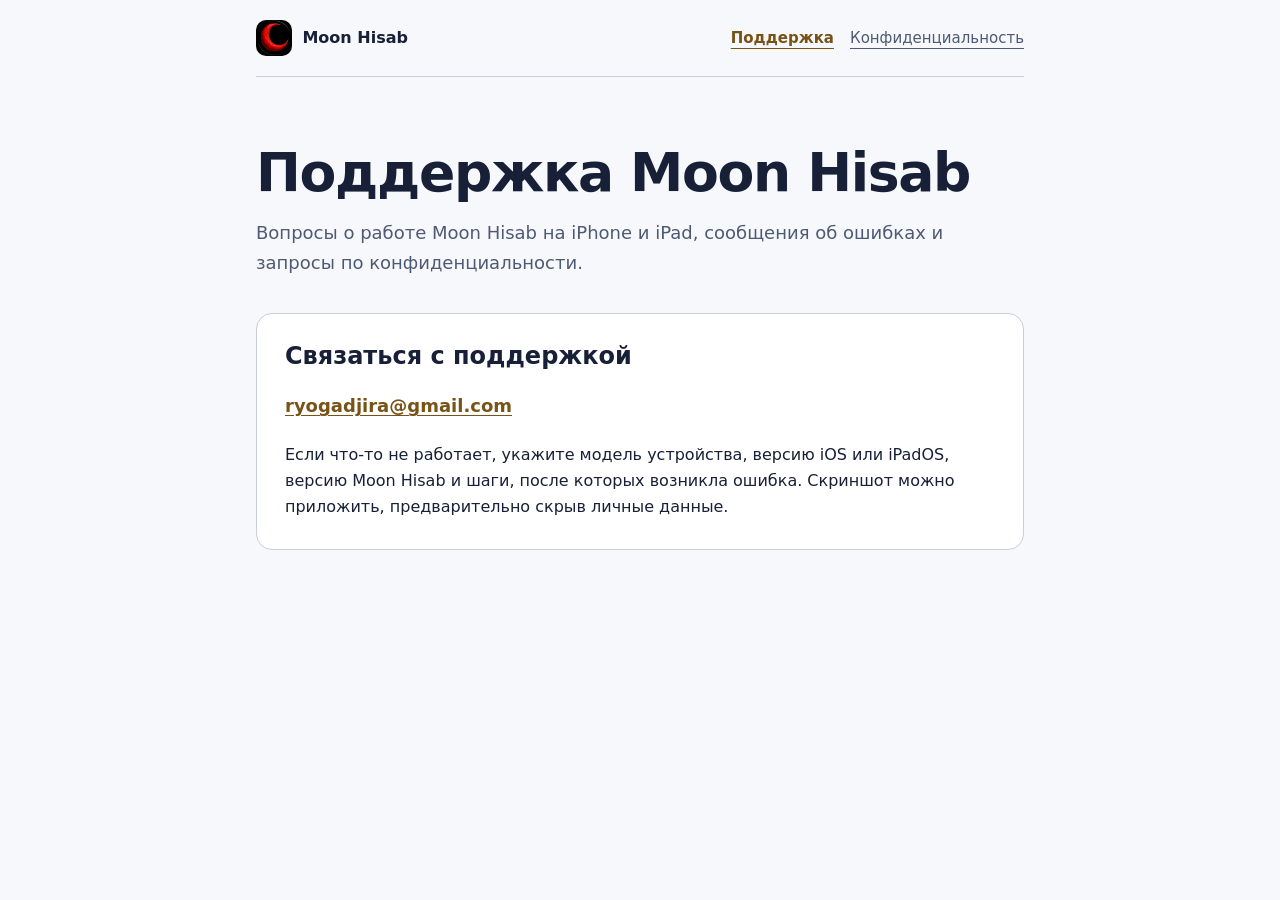
<file: index.html>
<!doctype html>
<html lang="ru">
<head>
  <meta charset="utf-8">
  <meta name="viewport" content="width=device-width, initial-scale=1">
  <meta name="description" content="Почта поддержки приложения Moon Hisab для iPhone и iPad.">
  <meta name="color-scheme" content="dark light">
  <title>Поддержка Moon Hisab</title>
  <link rel="icon" href="./icon.png" type="image/png">
  <link rel="stylesheet" href="./styles.css">
</head>
<body>
  <header class="masthead wrap">
    <a class="brand" href="./"><img src="./icon.png" alt="" width="36" height="36"><span>Moon Hisab</span></a>
    <nav aria-label="Информация о приложении"><a href="./" aria-current="page">Поддержка</a> <a href="./privacy.html">Конфиденциальность</a></nav>
  </header>
  <main class="wrap">
    <header class="intro">
      <h1>Поддержка Moon Hisab</h1>
      <p class="lead">Вопросы о работе Moon Hisab на iPhone и iPad, сообщения об ошибках и запросы по конфиденциальности.</p>
    </header>
    <section class="contact" aria-labelledby="contact">
      <h2 id="contact">Связаться с поддержкой</h2>
      <p><a class="email" href="mailto:ryogadjira@gmail.com">ryogadjira@gmail.com</a></p>
      <p>Если что-то не работает, укажите модель устройства, версию iOS или iPadOS, версию Moon Hisab и шаги, после которых возникла ошибка. Скриншот можно приложить, предварительно скрыв личные данные.</p>
    </section>
  </main>
</body>
</html>
</file>
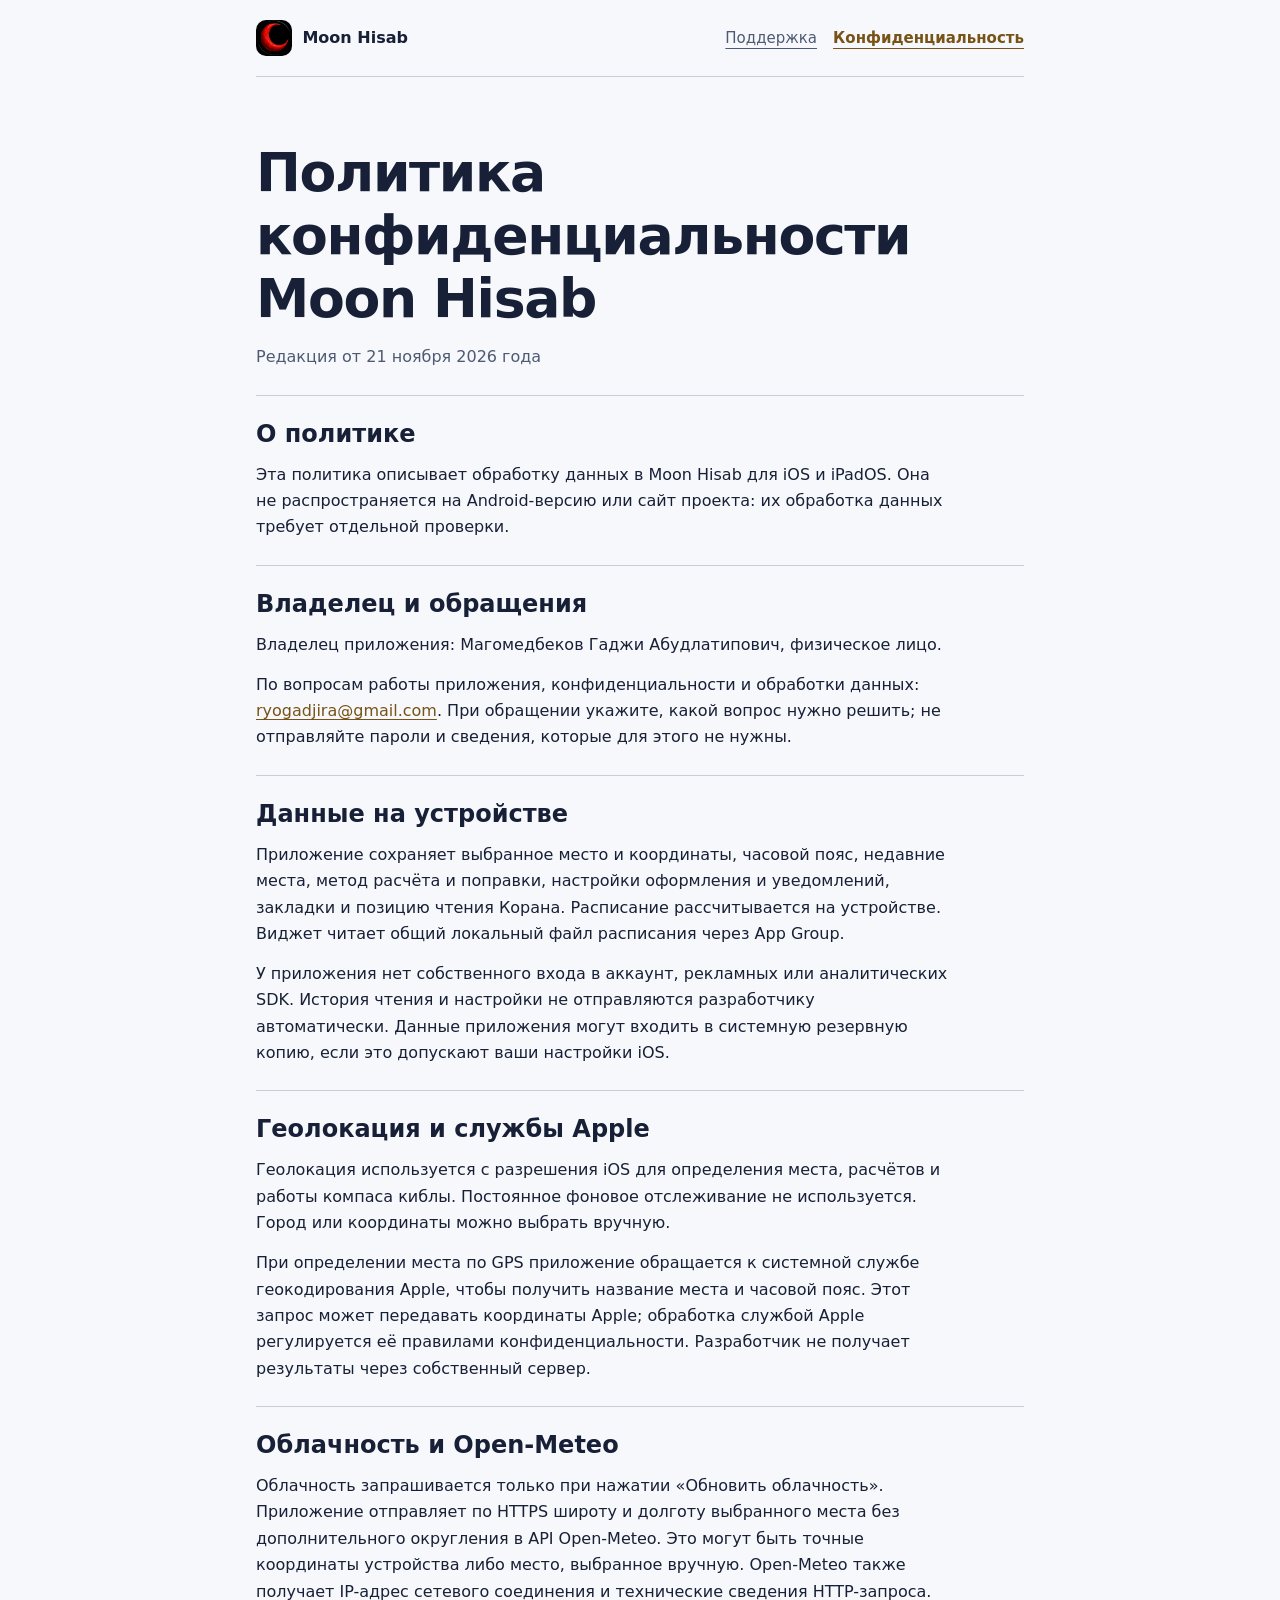
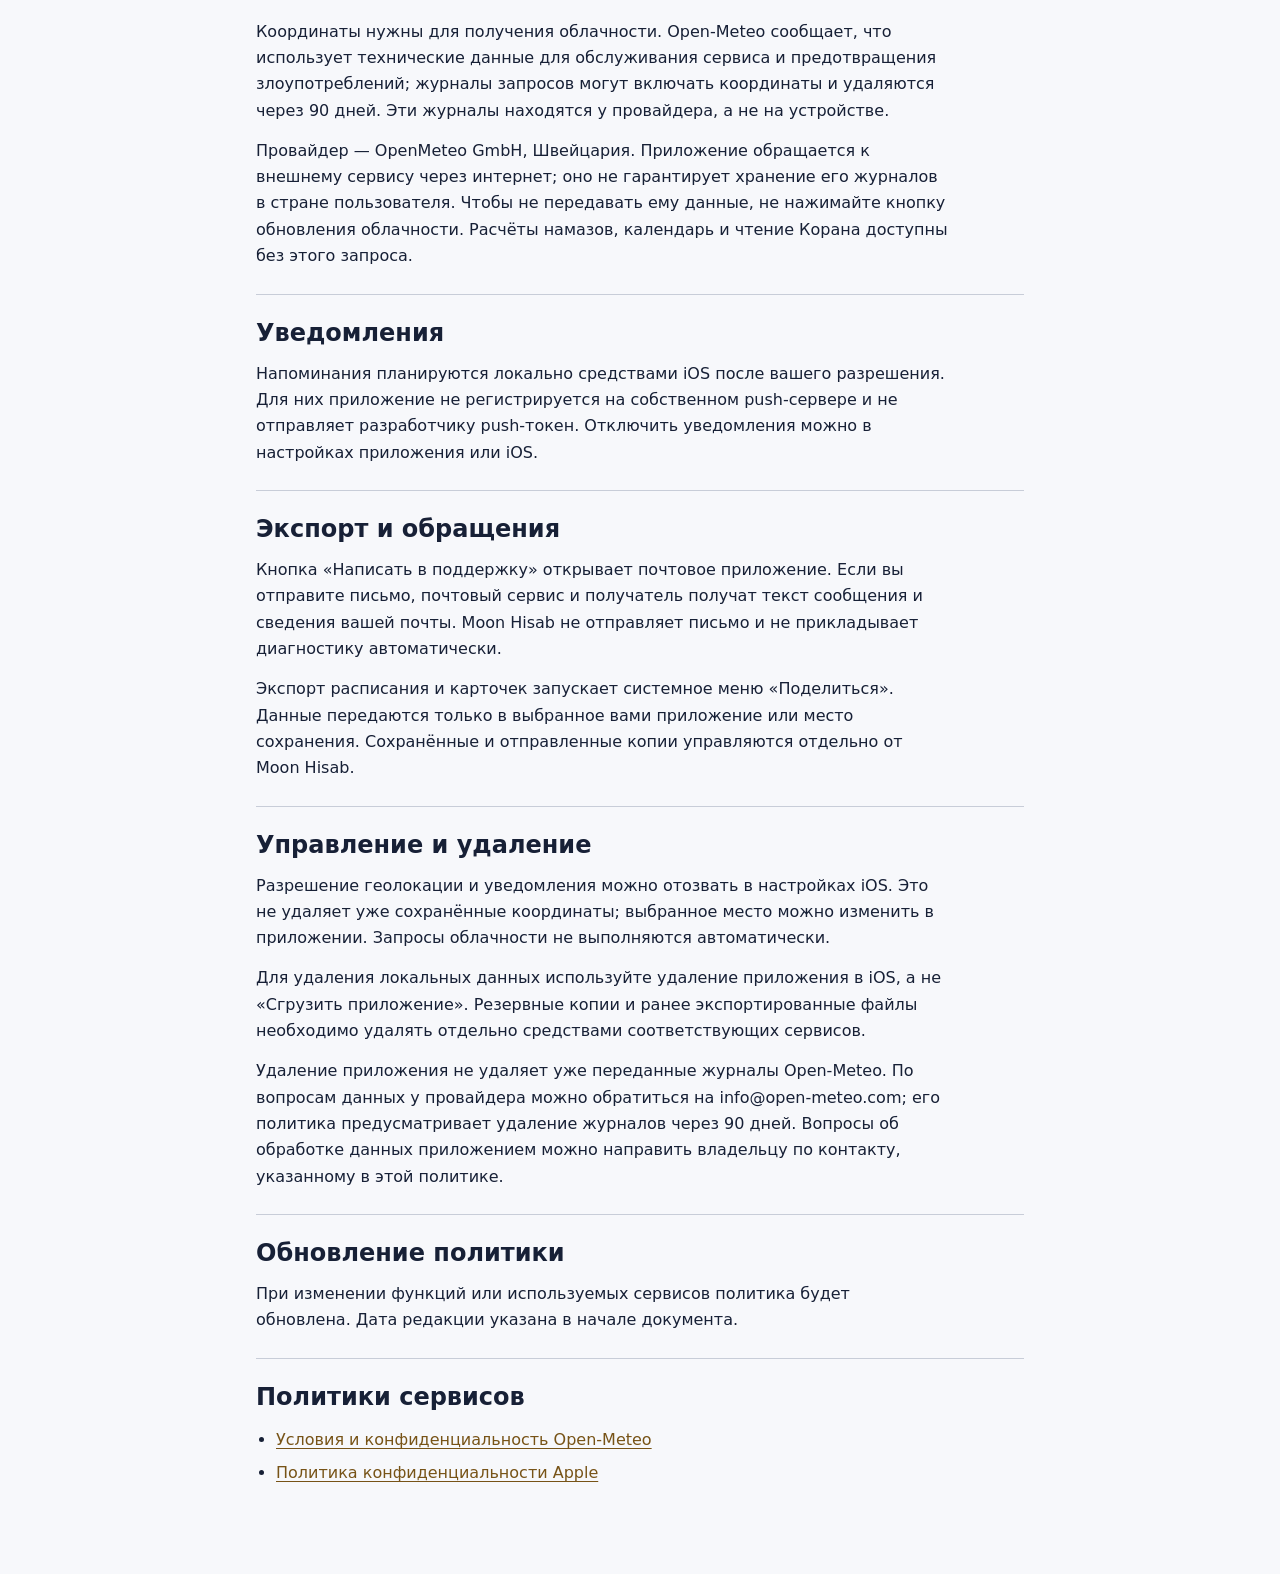
<file: privacy.html>
<!doctype html>
<html lang="ru">
<head>
  <meta charset="utf-8">
  <meta name="viewport" content="width=device-width, initial-scale=1">
  <meta name="description" content="Обработка данных в приложении Moon Hisab для iPhone и iPad.">
  <meta name="color-scheme" content="dark light">
  <title>Политика конфиденциальности Moon Hisab</title>
  <link rel="icon" href="./icon.png" type="image/png">
  <link rel="stylesheet" href="./styles.css">
</head>
<body>
  <header class="masthead wrap">
    <a class="brand" href="./"><img src="./icon.png" alt="" width="36" height="36"><span>Moon Hisab</span></a>
    <nav aria-label="Информация о приложении"><a href="./">Поддержка</a> <a href="./privacy.html" aria-current="page">Конфиденциальность</a></nav>
  </header>
  <main class="wrap">
    <header class="intro">
      <h1>Политика конфиденциальности Moon Hisab</h1>
      <p class="edition">Редакция от 21 ноября 2026 года</p>
    </header>
    <section id="scope" aria-labelledby="heading-scope">
      <h2 id="heading-scope">О политике</h2>
      <p>Эта политика описывает обработку данных в Moon Hisab для iOS и iPadOS. Она не распространяется на Android-версию или сайт проекта: их обработка данных требует отдельной проверки.</p>
    </section>
    <section id="owner" aria-labelledby="heading-owner">
      <h2 id="heading-owner">Владелец и обращения</h2>
      <p>Владелец приложения: Магомедбеков Гаджи Абудлатипович, физическое лицо.</p>
      <p>По вопросам работы приложения, конфиденциальности и обработки данных: <a href="mailto:ryogadjira@gmail.com">ryogadjira@gmail.com</a>. При обращении укажите, какой вопрос нужно решить; не отправляйте пароли и сведения, которые для этого не нужны.</p>
    </section>
    <section id="local" aria-labelledby="heading-local">
      <h2 id="heading-local">Данные на устройстве</h2>
      <p>Приложение сохраняет выбранное место и координаты, часовой пояс, недавние места, метод расчёта и поправки, настройки оформления и уведомлений, закладки и позицию чтения Корана. Расписание рассчитывается на устройстве. Виджет читает общий локальный файл расписания через App Group.</p>
      <p>У приложения нет собственного входа в аккаунт, рекламных или аналитических SDK. История чтения и настройки не отправляются разработчику автоматически. Данные приложения могут входить в системную резервную копию, если это допускают ваши настройки iOS.</p>
    </section>
    <section id="location" aria-labelledby="heading-location">
      <h2 id="heading-location">Геолокация и службы Apple</h2>
      <p>Геолокация используется с разрешения iOS для определения места, расчётов и работы компаса киблы. Постоянное фоновое отслеживание не используется. Город или координаты можно выбрать вручную.</p>
      <p>При определении места по GPS приложение обращается к системной службе геокодирования Apple, чтобы получить название места и часовой пояс. Этот запрос может передавать координаты Apple; обработка службой Apple регулируется её правилами конфиденциальности. Разработчик не получает результаты через собственный сервер.</p>
    </section>
    <section id="weather" aria-labelledby="heading-weather">
      <h2 id="heading-weather">Облачность и Open-Meteo</h2>
      <p>Облачность запрашивается только при нажатии «Обновить облачность». Приложение отправляет по HTTPS широту и долготу выбранного места без дополнительного округления в API Open-Meteo. Это могут быть точные координаты устройства либо место, выбранное вручную. Open-Meteo также получает IP-адрес сетевого соединения и технические сведения HTTP-запроса.</p>
      <p>Координаты нужны для получения облачности. Open-Meteo сообщает, что использует технические данные для обслуживания сервиса и предотвращения злоупотреблений; журналы запросов могут включать координаты и удаляются через 90 дней. Эти журналы находятся у провайдера, а не на устройстве.</p>
      <p>Провайдер — OpenMeteo GmbH, Швейцария. Приложение обращается к внешнему сервису через интернет; оно не гарантирует хранение его журналов в стране пользователя. Чтобы не передавать ему данные, не нажимайте кнопку обновления облачности. Расчёты намазов, календарь и чтение Корана доступны без этого запроса.</p>
    </section>
    <section id="notifications" aria-labelledby="heading-notifications">
      <h2 id="heading-notifications">Уведомления</h2>
      <p>Напоминания планируются локально средствами iOS после вашего разрешения. Для них приложение не регистрируется на собственном push-сервере и не отправляет разработчику push-токен. Отключить уведомления можно в настройках приложения или iOS.</p>
    </section>
    <section id="sharing" aria-labelledby="heading-sharing">
      <h2 id="heading-sharing">Экспорт и обращения</h2>
      <p>Кнопка «Написать в поддержку» открывает почтовое приложение. Если вы отправите письмо, почтовый сервис и получатель получат текст сообщения и сведения вашей почты. Moon Hisab не отправляет письмо и не прикладывает диагностику автоматически.</p>
      <p>Экспорт расписания и карточек запускает системное меню «Поделиться». Данные передаются только в выбранное вами приложение или место сохранения. Сохранённые и отправленные копии управляются отдельно от Moon Hisab.</p>
    </section>
    <section id="choices" aria-labelledby="heading-choices">
      <h2 id="heading-choices">Управление и удаление</h2>
      <p>Разрешение геолокации и уведомления можно отозвать в настройках iOS. Это не удаляет уже сохранённые координаты; выбранное место можно изменить в приложении. Запросы облачности не выполняются автоматически.</p>
      <p>Для удаления локальных данных используйте удаление приложения в iOS, а не «Сгрузить приложение». Резервные копии и ранее экспортированные файлы необходимо удалять отдельно средствами соответствующих сервисов.</p>
      <p>Удаление приложения не удаляет уже переданные журналы Open-Meteo. По вопросам данных у провайдера можно обратиться на info@open-meteo.com; его политика предусматривает удаление журналов через 90 дней. Вопросы об обработке данных приложением можно направить владельцу по контакту, указанному в этой политике.</p>
    </section>
    <section id="changes" aria-labelledby="heading-changes">
      <h2 id="heading-changes">Обновление политики</h2>
      <p>При изменении функций или используемых сервисов политика будет обновлена. Дата редакции указана в начале документа.</p>
    </section>
    <section aria-labelledby="sources">
      <h2 id="sources">Политики сервисов</h2>
      <ul class="sources">
        <li><a href="https://open-meteo.com/en/terms">Условия и конфиденциальность Open-Meteo</a></li>
        <li><a href="https://www.apple.com/legal/privacy/">Политика конфиденциальности Apple</a></li>
      </ul>
    </section>
  </main>
</body>
</html>
</file>
<file: styles.css>
:root {
  color-scheme: dark;
  --background: #111524;
  --surface: #1b2134;
  --text: #f6f3ed;
  --secondary: #c0c8d9;
  --accent: #f1d093;
  --line: #414a61;
  font-family: system-ui, -apple-system, sans-serif;
  line-height: 1.65;
  color: var(--text);
  background: var(--background);
}

@media (prefers-color-scheme: light) {
  :root {
    color-scheme: light;
    --background: #f7f8fb;
    --surface: #fff;
    --text: #172036;
    --secondary: #4e5a73;
    --accent: #775317;
    --line: #c8cdd8;
  }
}

* { box-sizing: border-box; }

body {
  margin: 0;
  padding-bottom: 4rem;
}

.wrap {
  width: min(48rem, calc(100% - 2rem));
  margin-inline: auto;
}

.masthead {
  display: flex;
  align-items: center;
  justify-content: space-between;
  gap: 0.5rem 1.25rem;
  flex-wrap: wrap;
  padding-block: 1rem;
  border-bottom: 1px solid var(--line);
}

.brand {
  display: inline-flex;
  align-items: center;
  gap: 0.65rem;
  color: var(--text);
  font-weight: 650;
  text-decoration: none;
}

.brand img { border-radius: 0.625rem; }

nav {
  display: flex;
  flex-wrap: wrap;
  gap: 0 1rem;
}

nav a {
  display: inline-flex;
  align-items: center;
  min-height: 2.75rem;
  color: var(--secondary);
  font-size: 0.9375rem;
  text-underline-offset: 0.3em;
}

nav a[aria-current="page"] {
  color: var(--accent);
  font-weight: 650;
}

.intro {
  padding-block: clamp(2.25rem, 6vw, 4rem) 1.5rem;
}

h1, h2 {
  margin: 0;
  line-height: 1.18;
  text-wrap: balance;
}

h1 {
  font-size: clamp(1.95rem, 5.5vw, 3.35rem);
  letter-spacing: -0.025em;
  overflow-wrap: anywhere;
}

h2 { font-size: clamp(1.25rem, 2.5vw, 1.5rem); }

p {
  margin: 0.85rem 0 0;
  max-width: 68ch;
}

.lead, .edition { color: var(--secondary); }
.lead { font-size: 1.125rem; }

section {
  padding-block: 1.5rem;
  border-top: 1px solid var(--line);
}

.contact {
  margin-top: 0.75rem;
  padding: clamp(1rem, 4vw, 1.75rem);
  border: 1px solid var(--line);
  border-radius: 1rem;
  background: var(--surface);
}

a {
  color: var(--accent);
  overflow-wrap: anywhere;
  text-underline-offset: 0.18em;
}

a:focus-visible {
  outline: 2px solid var(--accent);
  outline-offset: 4px;
  border-radius: 0.25rem;
}

.email {
  display: inline-flex;
  align-items: center;
  min-height: 2.75rem;
  font-size: 1.125rem;
  font-weight: 650;
}

.sources {
  padding-inline-start: 1.25rem;
  margin-bottom: 0;
}

.sources li + li { margin-top: 0.4rem; }
</file>
